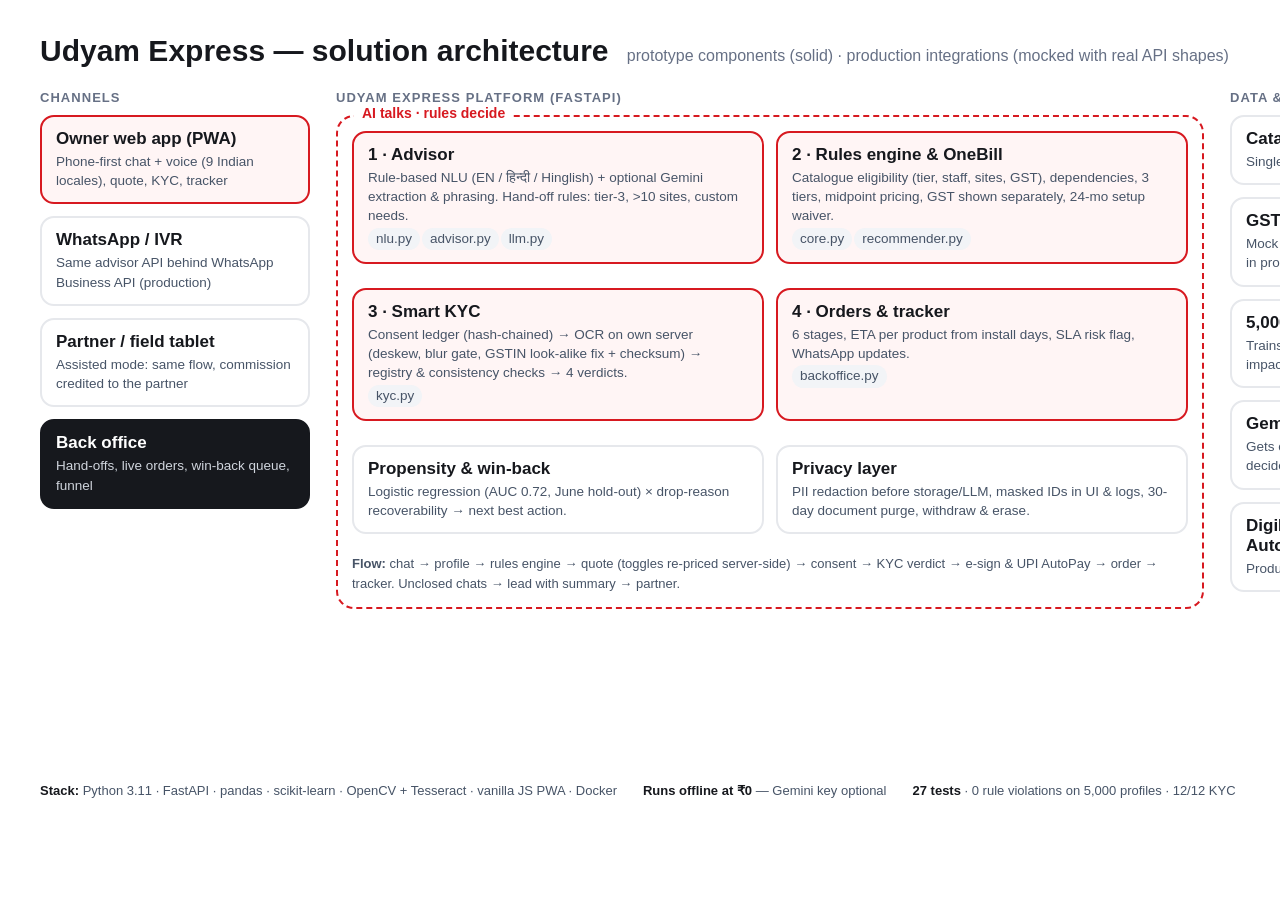
<file: submission/src/architecture.html>
<!doctype html><html><head><meta charset="utf-8"><title>Udyam Express architecture</title>
<style>
*{box-sizing:border-box}body{margin:0;font-family:Arial,Helvetica,sans-serif;color:#16181d;background:#fff}
.wrap{width:1600px;height:820px;padding:34px 40px;position:relative}
h1{margin:0;font-size:30px}h1 small{font-size:16px;color:#667085;font-weight:400;margin-left:10px}
.cols{display:grid;grid-template-columns:270px 1fr 330px;gap:26px;margin-top:22px;height:auto}
.col h2{font-size:13px;letter-spacing:.08em;text-transform:uppercase;color:#667085;margin:0 0 10px}
.box{border:2px solid #e6e8ec;border-radius:14px;padding:12px 14px;margin-bottom:12px;background:#fff}
.box b{display:block;font-size:17px;margin-bottom:3px}.box span{font-size:13.5px;color:#475467;line-height:1.35}
.red{border-color:#d71920;background:#fff5f5}.dark{background:#16181d;color:#fff;border-color:#16181d}.dark span{color:#d0d5dd}
.grid{display:grid;grid-template-columns:1fr 1fr;gap:12px}
.core{border:2px dashed #d71920;border-radius:18px;padding:14px;position:relative}
.core > .lbl{position:absolute;top:-12px;left:16px;background:#fff;padding:0 8px;color:#d71920;font-weight:700;font-size:14px}
.pill{display:inline-block;font-size:12px;background:#f2f4f7;border-radius:999px;padding:2px 8px;margin:2px 2px 0 0}
.flow{font-size:13px;color:#475467;margin-top:8px;line-height:1.5}
.arrow{position:absolute;font-size:28px;color:#d71920;font-weight:700}
.legend{position:absolute;bottom:22px;left:40px;right:40px;font-size:13px;color:#475467;display:flex;gap:26px}
.legend b{color:#16181d}
</style></head><body><div class="wrap">
<h1>Udyam Express — solution architecture <small>prototype components (solid) · production integrations (mocked with real API shapes)</small></h1>
<div class="cols">
 <div class="col"><h2>Channels</h2>
  <div class="box red"><b>Owner web app (PWA)</b><span>Phone-first chat + voice (9 Indian locales), quote, KYC, tracker</span></div>
  <div class="box"><b>WhatsApp / IVR</b><span>Same advisor API behind WhatsApp Business API (production)</span></div>
  <div class="box"><b>Partner / field tablet</b><span>Assisted mode: same flow, commission credited to the partner</span></div>
  <div class="box dark"><b>Back office</b><span>Hand-offs, live orders, win-back queue, funnel</span></div>
 </div>
 <div class="col"><h2>Udyam Express platform (FastAPI)</h2>
  <div class="core"><div class="lbl">AI talks · rules decide</div>
   <div class="grid">
    <div class="box red"><b>1 · Advisor</b><span>Rule-based NLU (EN / हिन्दी / Hinglish) + optional Gemini extraction & phrasing. Hand-off rules: tier-3, &gt;10 sites, custom needs.</span><div><span class="pill">nlu.py</span><span class="pill">advisor.py</span><span class="pill">llm.py</span></div></div>
    <div class="box red"><b>2 · Rules engine & OneBill</b><span>Catalogue eligibility (tier, staff, sites, GST), dependencies, 3 tiers, midpoint pricing, GST shown separately, 24-mo setup waiver.</span><div><span class="pill">core.py</span><span class="pill">recommender.py</span></div></div>
    <div class="box red"><b>3 · Smart KYC</b><span>Consent ledger (hash-chained) → OCR on own server (deskew, blur gate, GSTIN look-alike fix + checksum) → registry & consistency checks → 4 verdicts.</span><div><span class="pill">kyc.py</span></div></div>
    <div class="box red"><b>4 · Orders & tracker</b><span>6 stages, ETA per product from install days, SLA risk flag, WhatsApp updates.</span><div><span class="pill">backoffice.py</span></div></div>
    <div class="box"><b>Propensity & win-back</b><span>Logistic regression (AUC 0.72, June hold-out) × drop-reason recoverability → next best action.</span></div>
    <div class="box"><b>Privacy layer</b><span>PII redaction before storage/LLM, masked IDs in UI & logs, 30-day document purge, withdraw & erase.</span></div>
   </div>
   <div class="flow"><b>Flow:</b> chat → profile → rules engine → quote (toggles re-priced server-side) → consent → KYC verdict → e-sign & UPI AutoPay → order → tracker. Unclosed chats → lead with summary → partner.</div>
  </div>
 </div>
 <div class="col"><h2>Data & integrations</h2>
  <div class="box"><b>Catalogue (25 products)</b><span>Single source of truth for products, prices, rules</span></div>
  <div class="box"><b>GSTIN & Udyam registries</b><span>Mock lookups from CSV → GSTN / Udyam APIs in production</span></div>
  <div class="box"><b>5,000 historic leads</b><span>Trains the propensity model; powers the funnel & impact replay</span></div>
  <div class="box"><b>Gemini (optional)</b><span>Gets only redacted text; never documents, never decides price</span></div>
  <div class="box"><b>DigiLocker · Aadhaar e-Sign · UPI AutoPay · Field-ops</b><span>Production integrations (mocked in prototype)</span></div>
 </div>
</div>
<div class="legend"><span><b>Stack:</b> Python 3.11 · FastAPI · pandas · scikit-learn · OpenCV + Tesseract · vanilla JS PWA · Docker</span><span><b>Runs offline at ₹0</b> — Gemini key optional</span><span><b>27 tests</b> · 0 rule violations on 5,000 profiles · 12/12 KYC</span></div>
</div></body></html>
</file>
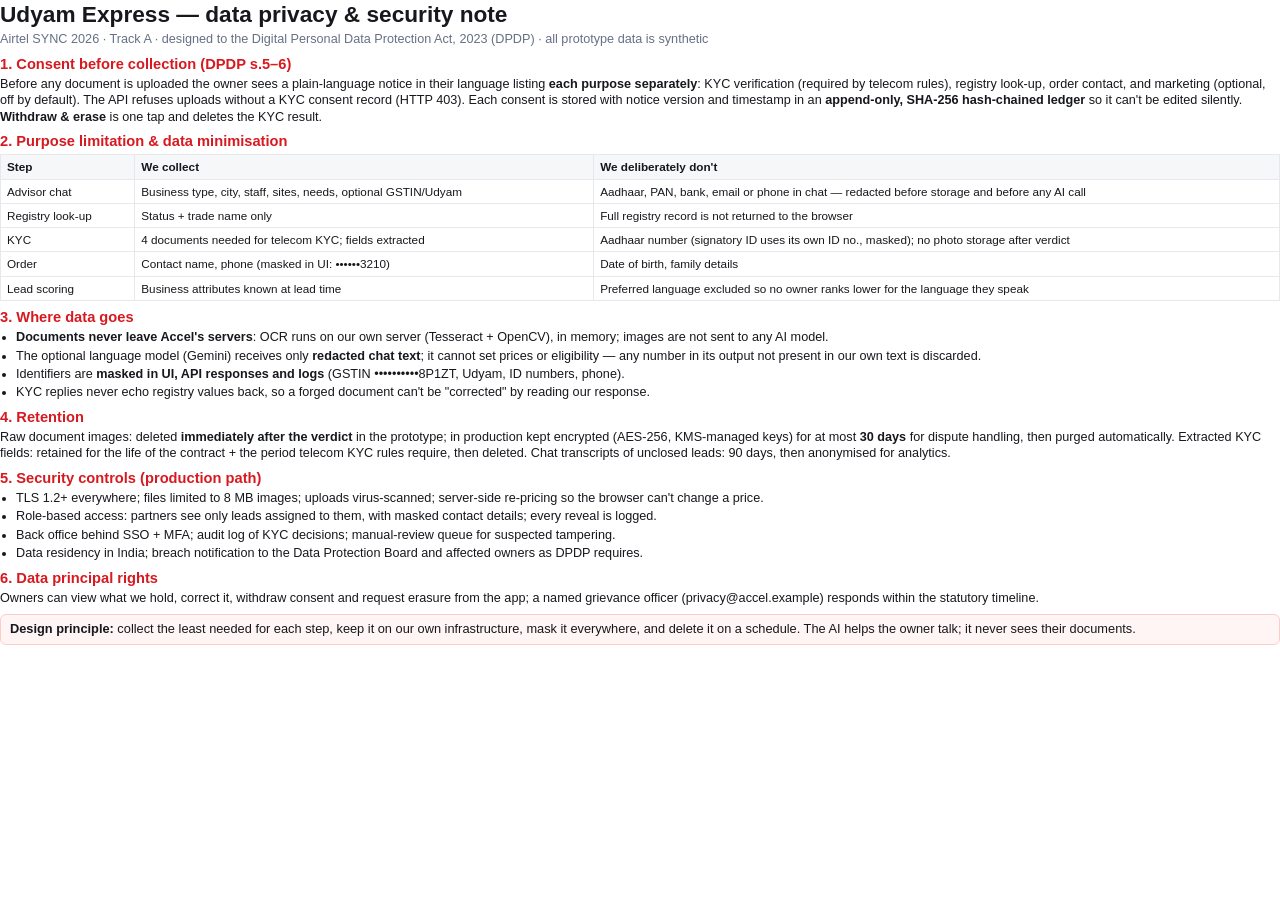
<file: submission/src/privacy.html>
<!doctype html><html><head><meta charset="utf-8"><title>Udyam Express privacy note</title>
<style>
@page{size:A4;margin:11mm 13mm}body{font-family:Arial,Helvetica,sans-serif;color:#16181d;font-size:9.5pt;line-height:1.3;margin:0}
h1{font-size:17pt;margin:0}h1 small{display:block;font-size:9.5pt;color:#667085;font-weight:400;margin-top:2px}
h2{font-size:11pt;color:#d71920;margin:7px 0 2px}p{margin:0 0 4px}ul{margin:0;padding-left:16px}li{margin-bottom:2px}
table{border-collapse:collapse;width:100%;font-size:8.8pt;margin-top:3px}td,th{border:1px solid #e6e8ec;padding:4px 6px;text-align:left;vertical-align:top}th{background:#f6f7f9}
.box{background:#fff5f5;border:1px solid #fecdca;border-radius:6px;padding:6px 9px;margin-top:8px;font-size:9.6pt}
</style></head><body>
<h1>Udyam Express — data privacy &amp; security note<small>Airtel SYNC 2026 · Track A · designed to the Digital Personal Data Protection Act, 2023 (DPDP) · all prototype data is synthetic</small></h1>

<h2>1. Consent before collection (DPDP s.5–6)</h2>
<p>Before any document is uploaded the owner sees a plain-language notice in their language listing <b>each purpose separately</b>: KYC verification (required by telecom rules), registry look-up, order contact, and marketing (optional, off by default). The API refuses uploads without a KYC consent record (HTTP 403). Each consent is stored with notice version and timestamp in an <b>append-only, SHA-256 hash-chained ledger</b> so it can't be edited silently. <b>Withdraw &amp; erase</b> is one tap and deletes the KYC result.</p>

<h2>2. Purpose limitation &amp; data minimisation</h2>
<table><tr><th>Step</th><th>We collect</th><th>We deliberately don't</th></tr>
<tr><td>Advisor chat</td><td>Business type, city, staff, sites, needs, optional GSTIN/Udyam</td><td>Aadhaar, PAN, bank, email or phone in chat — redacted before storage and before any AI call</td></tr>
<tr><td>Registry look-up</td><td>Status + trade name only</td><td>Full registry record is not returned to the browser</td></tr>
<tr><td>KYC</td><td>4 documents needed for telecom KYC; fields extracted</td><td>Aadhaar number (signatory ID uses its own ID no., masked); no photo storage after verdict</td></tr>
<tr><td>Order</td><td>Contact name, phone (masked in UI: ••••••3210)</td><td>Date of birth, family details</td></tr>
<tr><td>Lead scoring</td><td>Business attributes known at lead time</td><td>Preferred language excluded so no owner ranks lower for the language they speak</td></tr></table>

<h2>3. Where data goes</h2>
<ul><li><b>Documents never leave Accel's servers</b>: OCR runs on our own server (Tesseract + OpenCV), in memory; images are not sent to any AI model.</li>
<li>The optional language model (Gemini) receives only <b>redacted chat text</b>; it cannot set prices or eligibility — any number in its output not present in our own text is discarded.</li>
<li>Identifiers are <b>masked in UI, API responses and logs</b> (GSTIN ••••••••••8P1ZT, Udyam, ID numbers, phone).</li>
<li>KYC replies never echo registry values back, so a forged document can't be "corrected" by reading our response.</li></ul>

<h2>4. Retention</h2>
<p>Raw document images: deleted <b>immediately after the verdict</b> in the prototype; in production kept encrypted (AES-256, KMS-managed keys) for at most <b>30 days</b> for dispute handling, then purged automatically. Extracted KYC fields: retained for the life of the contract + the period telecom KYC rules require, then deleted. Chat transcripts of unclosed leads: 90 days, then anonymised for analytics.</p>

<h2>5. Security controls (production path)</h2>
<ul><li>TLS 1.2+ everywhere; files limited to 8 MB images; uploads virus-scanned; server-side re-pricing so the browser can't change a price.</li>
<li>Role-based access: partners see only leads assigned to them, with masked contact details; every reveal is logged.</li>
<li>Back office behind SSO + MFA; audit log of KYC decisions; manual-review queue for suspected tampering.</li>
<li>Data residency in India; breach notification to the Data Protection Board and affected owners as DPDP requires.</li></ul>

<h2>6. Data principal rights</h2>
<p>Owners can view what we hold, correct it, withdraw consent and request erasure from the app; a named grievance officer (privacy@accel.example) responds within the statutory timeline.</p>

<div class="box"><b>Design principle:</b> collect the least needed for each step, keep it on our own infrastructure, mask it everywhere, and delete it on a schedule. The AI helps the owner talk; it never sees their documents.</div>
</body></html>
</file>
